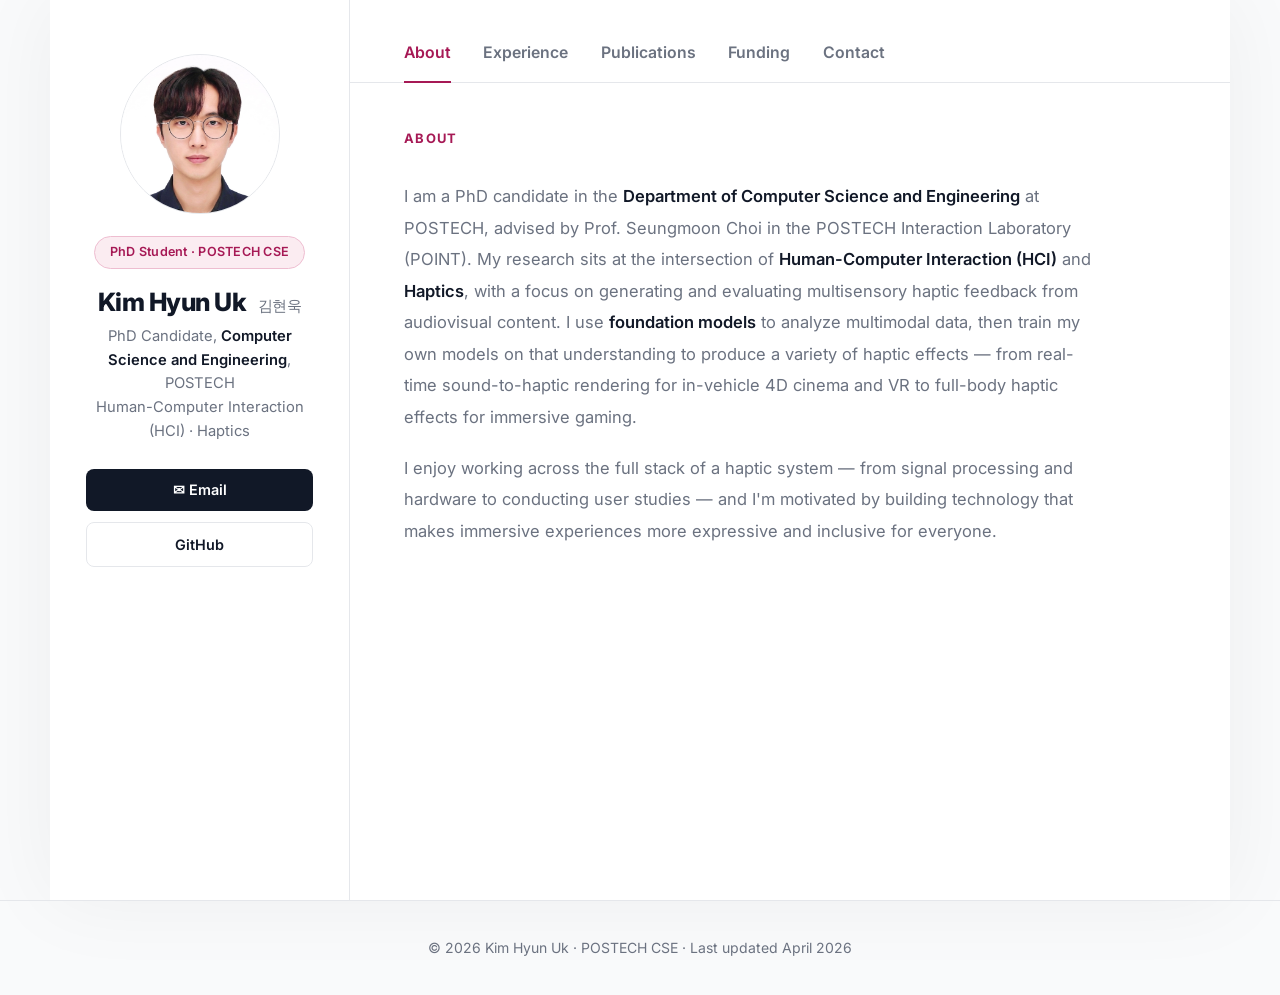
<file: index.html>
<!DOCTYPE html>
<html lang="en">
<head>
  <meta charset="UTF-8" />
  <meta name="viewport" content="width=device-width, initial-scale=1.0" />
  <title>Kim Hyun Uk — POSTECH</title>
  <link rel="preconnect" href="https://fonts.googleapis.com" />
  <link rel="preconnect" href="https://fonts.gstatic.com" crossorigin />
  <link href="https://fonts.googleapis.com/css2?family=Inter:wght@300;400;500;600;700;800&display=swap" rel="stylesheet" />
  <style>
    :root {
      --bg: #ffffff;
      --text: #111827;
      --muted: #6b7280;
      --light: #f9fafb;
      --border: #e5e7eb;
      --accent: #A61955;
      --accent-light: #fbecf1;
      --accent-border: #eebdd0;
    }

    *, *::before, *::after { margin: 0; padding: 0; box-sizing: border-box; }
    html { scroll-behavior: smooth; font-size: 18px; }

    body {
      font-family: 'Inter', -apple-system, BlinkMacSystemFont, sans-serif;
      background: var(--light);
      color: var(--text);
      line-height: 1.6;
      -webkit-font-smoothing: antialiased;
    }

    /* ── LAYOUT ── */
    .layout {
      display: flex; align-items: flex-start;
      max-width: 1180px; margin: 0 auto;
      background: var(--bg);
      min-height: 100vh;
      box-shadow: 0 0 80px rgba(17, 24, 39, 0.05);
    }

    /* ── SIDEBAR ── */
    .sidebar {
      width: 300px; flex-shrink: 0;
      position: sticky; top: 0; height: 100vh; overflow-y: auto;
      padding: 3rem 2rem; box-sizing: border-box;
      border-right: 1px solid var(--border);
      display: flex; flex-direction: column; align-items: center; text-align: center;
    }
    .sidebar-photo {
      width: 160px; height: 160px; border-radius: 50%;
      border: 1px solid var(--border);
      display: flex; align-items: center; justify-content: center;
      overflow: hidden; background: var(--light);
      flex-shrink: 0; margin-bottom: 1.2rem;
    }
    .sidebar-photo img { width: 100%; height: 100%; object-fit: cover; object-position: center top; }
    .photo-placeholder {
      display: none; flex-direction: column; align-items: center; gap: 0.4rem;
      color: #9ca3af; font-size: 0.68rem; padding: 1rem;
    }
    .photo-placeholder svg { opacity: 0.4; }
    .sidebar-tag {
      display: inline-flex; align-items: center; gap: 0.5rem;
      font-size: 0.7rem; font-weight: 600; color: var(--accent);
      background: var(--accent-light);
      border: 1px solid var(--accent-border);
      padding: 0.3rem 0.8rem; border-radius: 999px;
      margin-bottom: 1rem; letter-spacing: 0.02em;
    }
    .sidebar h1 {
      font-size: 1.4rem; font-weight: 800; line-height: 1.25;
      letter-spacing: -0.02em; margin-bottom: 0.4rem; color: var(--text);
    }
    .sidebar h1 .ko {
      font-size: 0.6em; font-weight: 400;
      color: var(--muted); margin-left: 0.4rem;
    }
    .sidebar-role {
      font-size: 0.82rem; color: var(--muted);
      font-weight: 400; margin-bottom: 1.4rem; line-height: 1.6;
    }
    .sidebar-role strong { color: var(--text); font-weight: 600; }
    .sidebar-links { display: flex; flex-direction: column; gap: 0.6rem; width: 100%; margin-bottom: 1.8rem; }
    .sidebar-link {
      display: flex; align-items: center; justify-content: center; gap: 0.4rem;
      font-size: 0.8rem; font-weight: 600; text-decoration: none;
      padding: 0.55rem 1rem; border-radius: 8px; transition: all 0.2s;
    }
    .sidebar-link.primary { background: var(--text); color: #fff; }
    .sidebar-link.primary:hover { background: #1f2937; }
    .sidebar-link.outline { border: 1px solid var(--border); color: var(--text); }
    .sidebar-link.outline:hover { border-color: #9ca3af; }
    /* ── CONTENT / SECTION ── */
    .content { flex: 1; min-width: 0; }
    .content-tabs {
      display: flex; gap: 1.8rem; flex-wrap: wrap;
      padding: 2.2rem 3rem 0;
      border-bottom: 1px solid var(--border);
    }
    .content-tabs a {
      padding: 0 0 0.9rem; white-space: nowrap;
      font-size: 0.88rem; font-weight: 600; color: var(--muted);
      text-decoration: none; border-bottom: 2px solid transparent; margin-bottom: -1px;
      transition: color 0.15s, border-color 0.15s;
    }
    .content-tabs a:hover { color: var(--text); }
    .content-tabs a.active { color: var(--accent); border-bottom-color: var(--accent); }
    .section {
      max-width: 820px; margin: 0;
      padding: 2.5rem 3rem 3.5rem;
    }
    /* ── TAB PANELS ── */
    .tab-panel { display: none; }
    .tab-panel.active {
      display: block;
      animation: panelIn 0.3s ease;
    }
    @keyframes panelIn {
      from { opacity: 0; transform: translateY(10px); }
      to { opacity: 1; transform: translateY(0); }
    }
    .section-label {
      font-size: 0.72rem; font-weight: 700; letter-spacing: 0.1em;
      text-transform: uppercase; color: var(--accent);
      margin-bottom: 1.8rem;
    }

    /* ── ABOUT ── */
    .about-text {
      font-size: 0.92rem; color: var(--muted);
      line-height: 1.9; max-width: 700px;
    }
    .about-text strong { color: var(--text); font-weight: 600; }

    /* ── PUBLICATIONS ── */
    .pub-list { display: flex; flex-direction: column; gap: 1.6rem; }
    .pub-item {
      display: grid; grid-template-columns: 56px 1fr;
      gap: 1.2rem; align-items: start;
    }
    .pub-year { font-size: 0.78rem; font-weight: 700; color: var(--accent); padding-top: 0.2rem; }
    .pub-venue {
      display: inline-block;
      font-size: 0.72rem; font-weight: 700;
      background: var(--accent-light); color: var(--accent);
      padding: 0.15rem 0.55rem; border-radius: 5px;
      margin-bottom: 0.4rem;
    }
    .pub-title { font-size: 0.9rem; font-weight: 600; line-height: 1.45; margin-bottom: 0.3rem; }
    .pub-authors { font-size: 0.8rem; color: var(--muted); margin-bottom: 0.4rem; }
    .pub-authors strong { color: var(--text); font-weight: 600; }
    .pub-links { display: flex; gap: 0.5rem; }
    .pub-link {
      font-size: 0.75rem; font-weight: 500; color: var(--accent);
      text-decoration: none; padding: 0.2rem 0.6rem;
      border: 1px solid var(--accent-border); border-radius: 5px;
      transition: all 0.15s;
    }
    .pub-link:hover { background: var(--accent-light); }
    .pub-note { font-size: 0.78rem; color: var(--muted); font-style: italic; margin-top: 0.5rem; }

    /* ── EXPERIENCE ── */
    .exp-list { display: flex; flex-direction: column; }
    .exp-item {
      display: grid; grid-template-columns: 90px 1fr;
      gap: 1.2rem; padding: 1.3rem 0;
      border-bottom: 1px solid var(--border);
    }
    .exp-item:last-child { border-bottom: none; }
    .exp-period { font-size: 0.75rem; color: var(--muted); line-height: 1.6; padding-top: 0.15rem; }
    .exp-role { font-size: 0.92rem; font-weight: 700; margin-bottom: 0.15rem; }
    .exp-where { font-size: 0.82rem; color: var(--muted); margin-bottom: 0.3rem; }
    .exp-desc { font-size: 0.8rem; color: var(--muted); line-height: 1.65; }

    /* ── CONTACT ── */
    .contact-grid { display: flex; flex-direction: column; gap: 1rem; }
    .contact-item { display: flex; align-items: center; gap: 1.2rem; }
    .contact-label {
      width: 80px; font-size: 0.75rem; font-weight: 600;
      color: var(--muted); text-transform: uppercase; letter-spacing: 0.06em; flex-shrink: 0;
    }
    .contact-value { font-size: 0.9rem; color: var(--text); text-decoration: none; }
    .contact-value:hover { color: var(--accent); }

    /* ── FOOTER ── */
    footer {
      border-top: 1px solid var(--border);
      padding: 2rem; text-align: center;
      font-size: 0.78rem; color: var(--muted);
    }

    /* ── RESPONSIVE ── */
    @media (max-width: 900px) {
      .layout { flex-direction: column; }
      .sidebar {
        width: 100%; height: auto; position: static; overflow: visible;
        padding: 2.2rem 1.5rem; border-right: none; border-bottom: 1px solid var(--border);
      }
      .sidebar-photo { width: 120px; height: 120px; }
      .sidebar-links { flex-direction: row; flex-wrap: wrap; justify-content: center; }
      .sidebar-link { flex: 1 1 auto; }
      .content-tabs {
        gap: 1.2rem; overflow-x: auto; padding: 1.5rem 1.5rem 0;
        -ms-overflow-style: none; scrollbar-width: none;
      }
      .content-tabs::-webkit-scrollbar { display: none; }
      .section { padding: 2rem 1.5rem 3rem; }
      .pub-item { grid-template-columns: 1fr; gap: 0.3rem; }
      .pub-year { display: inline; margin-right: 0.5rem; }
      .exp-item { grid-template-columns: 1fr; gap: 0.3rem; }
    }
  </style>
</head>
<body>

<div class="layout">

<!-- ── SIDEBAR ── -->
<aside class="sidebar">
  <div class="sidebar-photo">
    <img src="IMG/photo.jpg" alt="Kim Hyun Uk"
      onerror="this.style.display='none'; this.parentElement.querySelector('.photo-placeholder').style.display='flex';" />
    <div class="photo-placeholder">
      <svg width="40" height="40" viewBox="0 0 24 24" fill="none" stroke="#9ca3af" stroke-width="1.5">
        <circle cx="12" cy="8" r="4"/><path d="M4 20c0-4 3.6-7 8-7s8 3 8 7"/>
      </svg>
      <span>Photo</span>
    </div>
  </div>
  <div class="sidebar-tag">PhD Student · POSTECH CSE</div>
  <h1>Kim Hyun Uk <span class="ko">김현욱</span></h1>
  <div class="sidebar-role">
    PhD Candidate, <strong>Computer Science and Engineering</strong>, POSTECH<br/>
    Human-Computer Interaction (HCI) · Haptics
  </div>
  <div class="sidebar-links">
    <a href="mailto:vldrjrmtxkdlf@postech.ac.kr" class="sidebar-link primary">✉ Email</a>
    <a href="https://github.com/Hyunuk22" class="sidebar-link outline" target="_blank">GitHub</a>
  </div>
</aside>

<!-- ── CONTENT ── -->
<main class="content">

<nav class="content-tabs">
  <a href="#about" class="active">About</a>
  <a href="#experience">Experience</a>
  <a href="#publications">Publications</a>
  <a href="#funding">Funding</a>
  <a href="#contact">Contact</a>
</nav>

<!-- ── ABOUT (draft — replace with final bio) ── -->
<div class="section tab-panel active" id="about">
  <div class="section-label">About</div>
  <p class="about-text">
    I am a PhD candidate in the <strong>Department of Computer Science and Engineering</strong> at POSTECH,
    advised by Prof. Seungmoon Choi in the POSTECH Interaction Laboratory (POINT). My research sits at the
    intersection of <strong>Human-Computer Interaction (HCI)</strong> and <strong>Haptics</strong>, with a focus
    on generating and evaluating multisensory haptic feedback from audiovisual content. I use
    <strong>foundation models</strong> to analyze multimodal data, then train my own models on that
    understanding to produce a variety of haptic effects — from real-time sound-to-haptic rendering for
    in-vehicle 4D cinema and VR to full-body haptic effects for immersive gaming.
  </p>
  <p class="about-text" style="margin-top: 1.1rem;">
    I enjoy working across the full stack of a haptic system — from signal processing and hardware to
    conducting user studies — and I'm motivated by building technology that makes immersive experiences
    more expressive and inclusive for everyone.
  </p>
</div>

<!-- ── EXPERIENCE ── -->
<div class="section tab-panel" id="experience">
  <div class="section-label">Education</div>
  <div class="exp-list">

    <div class="exp-item">
      <div class="exp-period">2025 –<br/>Present</div>
      <div>
        <div class="exp-role">Ph.D. Student</div>
        <div class="exp-where">Computer Science and Engineering, POSTECH</div>
        <div class="exp-desc">Research in HCI and Haptics</div>
      </div>
    </div>

    <div class="exp-item">
      <div class="exp-period">2023 –<br/>2025</div>
      <div>
        <div class="exp-role">M.S. in Computer Science and Engineering</div>
        <div class="exp-where">Pohang University of Science and Technology (POSTECH)</div>
        <div class="exp-desc">Thesis: Gaze-Driven Semantic Audio Analysis for Multimodal Haptic Cinematic Effects</div>
      </div>
    </div>

    <div class="exp-item">
      <div class="exp-period">– 2023</div>
      <div>
        <div class="exp-role">B.S. in AI Computer Science (심화전공)</div>
        <div class="exp-where">School of Computer Science and Electrical Engineering, Handong Global University</div>
      </div>
    </div>

  </div>
</div>

<!-- ── PUBLICATIONS ── -->
<div class="section tab-panel" id="publications">
  <div class="section-label">Publications</div>
  <div class="pub-list">

    <div class="pub-item">
      <div class="pub-year">2026</div>
      <div>
        <div class="pub-venue">UIST 2026</div>        <div class="pub-title">CineHaptic: Context-Aware Real-Time Audiovisual-to-Haptic Rendering System for In-Vehicle 4D Cinematic Experiences</div>
        <div class="pub-authors">Junwoo Kim, <strong>Hyunuk Kim</strong>, Hyun-Bin Oh, Jeonggoo Kang, Tae-Hyun Oh, Seungmoon Choi</div>
        <div class="pub-note">Acceptance rate 20.1%</div>
      </div>
    </div>

    <div class="pub-item">
      <div class="pub-year">2026</div>
      <div>
        <div class="pub-venue">4th Korea Haptics Conference</div>        <div class="pub-title">진동 피드백 위치가 영화 감상 경험에 미치는 영향: 햅틱 의자와 햅틱 안경 비교</div>
        <div class="pub-authors"><strong>김현욱</strong>, 권두홍, 박현용, 최승문</div>
        <div class="pub-note">Demo · Poster Presentation</div>
      </div>
    </div>

    <div class="pub-item">
      <div class="pub-year">2025</div>
      <div>
        <div class="pub-venue">IEEE World Haptics Conference 2025</div>        <div class="pub-title">Enhancing Body-Penetrating Phantom Sensations Through Multisensory Integration of Sound and Vibration</div>
        <div class="pub-authors"><strong>Hyunuk Kim</strong>, Dajin Lee, Seungmoon Choi</div>
        <div class="pub-note">July 8–11, 2025 · Long Paper</div>
      </div>
    </div>

    <div class="pub-item">
      <div class="pub-year">2025</div>
      <div>
        <div class="pub-venue">IEEE World Haptics Conference 2025</div>        <div class="pub-title">Body-Penetrating Tactile Phantom Sensations Enhanced by Sound</div>
        <div class="pub-authors"><strong>Hyunuk Kim</strong>, Dajin Lee, Seungmoon Choi</div>
        <div class="pub-note">pp. 870, July 8–11, 2025 · Hands-on Demonstration</div>
        <div class="pub-links">
          <a class="pub-link" href="https://ieeexplore.ieee.org/abstract/document/11123325" target="_blank">IEEE</a>
        </div>
      </div>
    </div>

    <div class="pub-item">
      <div class="pub-year">2024</div>
      <div>
        <div class="pub-venue">2nd Korea Haptics Conference</div>        <div class="pub-title">Generating Real-Time, Semantic, Sound-based, Full-Body Haptic Effects for Virtual Reality First-Person Shooter Games</div>
        <div class="pub-authors">Gyeore Yun, <strong>Hyunuk Kim</strong>, Seungmoon Choi</div>
        <div class="pub-note">Demo · Poster Presentation</div>
      </div>
    </div>

    <div class="pub-item">
      <div class="pub-year">2023</div>
      <div>
        <div class="pub-venue">Korea Software Congress (KSC) 2023 · 한국소프트웨어종합학술대회</div>        <div class="pub-title">Deep Learning-based Road Image Recognition in APACHE5 NPU SoC Environment</div>
        <div class="pub-authors">Seonghwa Han, <strong>Hyunuk Kim</strong>, Gihyeon Na, Injung Kim</div>
        <div class="pub-links">
          <a class="pub-link" href="#">PDF</a>
        </div>
      </div>
    </div>

  </div>
</div>

<!-- ── FUNDING ── -->
<div class="section tab-panel" id="funding">
  <div class="section-label">Participation in Funded Research Projects</div>
  <div class="exp-list">

    <div class="exp-item">
      <div class="exp-period">2026.09 –<br/>2029.09</div>
      <div>
        <div class="exp-role">Context-Aware Hybrid Haptic Effect Generation from Audiovisual Sources Through Multimodal Learning</div>
        <div class="exp-where">다중모달 학습 기반 시청각 자료에 대한 맥락 인지 복합 햅틱 효과 생성</div>
        <div class="exp-desc">Core Research Grant-Challenge, National Research Foundation of Korea (NRF)</div>
      </div>
    </div>

    <div class="exp-item">
      <div class="exp-period">2024.09 –<br/>2025.09</div>
      <div>
        <div class="exp-role">Visual/Audio Based Real-Time Haptic Effects Generation For Cinematic Effect Enhancement</div>
        <div class="exp-where">시네마틱 효과 개선을 위한 소리-영상 기반 실시간 햅틱 효과 생성 연구</div>
        <div class="exp-desc">₩12,000,000 · 1-Year Research Grant</div>
        <div class="exp-desc" style="color: var(--accent); font-weight: 600; margin-top: 0.3rem;">개인 연구자로서 국가(한국연구재단)로부터 독자적으로 수주한 과제 · Independently awarded by the National Research Foundation of Korea (NRF)</div>
      </div>
    </div>

    <div class="exp-item">
      <div class="exp-period">2024.06 –<br/>2025.06</div>
      <div>
        <div class="exp-role">Vibration Seat-Based Haptic Feedback Algorithm for Enhancing In-Vehicle Video Content Immersion</div>
        <div class="exp-where">현대자동차 산학과제 · 차량내 영상컨텐츠 몰입감 향상을 위한 진동 시트 기반 햅틱 피드백 알고리즘 개발</div>
      </div>
    </div>

    <div class="exp-item">
      <div class="exp-period">2024.02 –<br/>2026.02</div>
      <div>
        <div class="exp-role">Semantic Sound-to-Haptic Automatic Conversion: Metaverse, Full-Body Haptic Effects, and Accessibility</div>
        <div class="exp-where">Mid-Career Researcher Program, National Research Foundation of Korea (NRF)</div>
      </div>
    </div>

  </div>
</div>

<!-- ── CONTACT ── -->
<div class="section tab-panel" id="contact">
  <div class="section-label">Contact</div>
  <div class="contact-grid">
    <div class="contact-item">
      <span class="contact-label">Email</span>
      <a class="contact-value" href="mailto:vldrjrmtxkdlf@postech.ac.kr">vldrjrmtxkdlf@postech.ac.kr</a>
    </div>
    <div class="contact-item">
      <span class="contact-label">Office</span>
      <span class="contact-value">연구실 위치, POSTECH, Pohang 37673, Korea</span>
    </div>
  </div>
</div>

</main>
</div>

<footer>
  <p>© 2026 Kim Hyun Uk · POSTECH CSE · Last updated April 2026</p>
</footer>

<script>
  // ── Click-to-switch tabs (no more long scrolling) ──
  const panels = document.querySelectorAll('.tab-panel');
  const navLinks = document.querySelectorAll('.content-tabs a');

  function showTab(id) {
    let matched = false;
    panels.forEach(p => {
      const isMatch = p.id === id;
      p.classList.toggle('active', isMatch);
      if (isMatch) matched = true;
    });
    if (!matched) return;
    navLinks.forEach(l => l.classList.toggle('active', l.getAttribute('href') === '#' + id));
    window.scrollTo({ top: 0, behavior: 'smooth' });
    history.replaceState(null, '', '#' + id);
  }

  document.querySelectorAll('a[href^="#"]').forEach(link => {
    const id = link.getAttribute('href').slice(1);
    if (id && document.getElementById(id)?.classList.contains('tab-panel')) {
      link.addEventListener('click', (e) => {
        e.preventDefault();
        showTab(id);
      });
    }
  });

  if (location.hash) showTab(location.hash.slice(1));
</script>

</body>
</html>
</file>
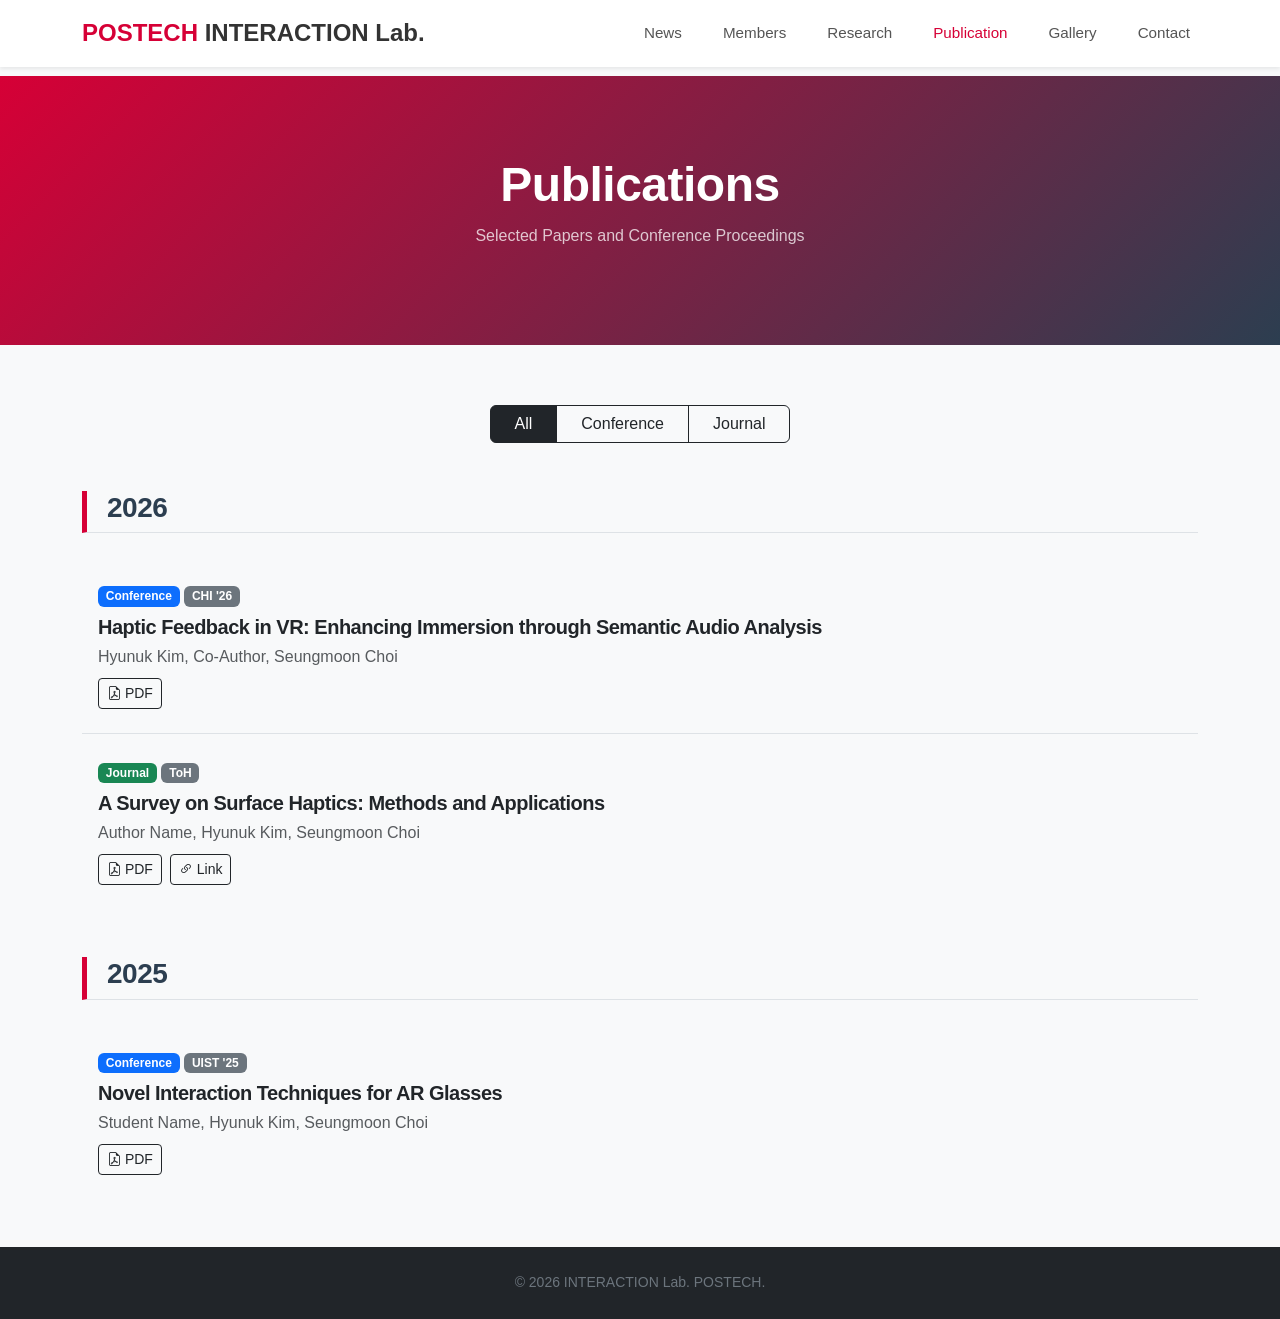
<file: publication.html>
<!DOCTYPE html>
<html lang="ko">
<head>
    <meta charset="UTF-8">
    <meta name="viewport" content="width=device-width, initial-scale=1.0">
    <title>Publications - INTERACTION Lab</title>
    <link href="https://cdn.jsdelivr.net/npm/bootstrap@5.3.0/dist/css/bootstrap.min.css" rel="stylesheet">
    <link rel="stylesheet" href="https://cdn.jsdelivr.net/npm/bootstrap-icons@1.11.0/font/bootstrap-icons.css">
    <link rel="stylesheet" href="style.css">
</head>
<body>
    <nav class="navbar navbar-expand-lg fixed-top navbar-light bg-white shadow-sm">
        <div class="container">
            <a class="navbar-brand fw-bold" href="index.html" style="color: #d60036; font-size: 1.5rem;">POSTECH <span style="color: #333;">INTERACTION Lab.</span></a>
            <button class="navbar-toggler" type="button" data-bs-toggle="collapse" data-bs-target="#navbarNav">
                <span class="navbar-toggler-icon"></span>
            </button>
            <div class="collapse navbar-collapse justify-content-end" id="navbarNav">
                <ul class="navbar-nav fw-medium">
                    <li class="nav-item"><a class="nav-link" href="news.html">News</a></li>
                    <li class="nav-item"><a class="nav-link" href="members.html">Members</a></li>
                    <li class="nav-item"><a class="nav-link" href="research.html">Research</a></li>
                    <li class="nav-item"><a class="nav-link active" href="publication.html">Publication</a></li>
                    <li class="nav-item"><a class="nav-link" href="gallery.html">Gallery</a></li>
                    <li class="nav-item"><a class="nav-link" href="contact.html">Contact</a></li>
                </ul>
            </div>
        </div>
    </nav>

    <header class="page-header">
        <div class="container">
            <h1>Publications</h1>
            <p class="opacity-75">Selected Papers and Conference Proceedings</p>
        </div>
    </header>

    <section class="container pb-5">
        
        <div class="d-flex justify-content-center mb-5">
            <div class="btn-group" role="group" aria-label="Publication Filter">
                <button type="button" class="btn btn-outline-dark active filter-btn px-4" data-filter="all">All</button>
                <button type="button" class="btn btn-outline-dark filter-btn px-4" data-filter="conference">Conference</button>
                <button type="button" class="btn btn-outline-dark filter-btn px-4" data-filter="journal">Journal</button>
            </div>
        </div>

        <h3 class="section-title border-bottom pb-2 mb-4">2026</h3>
        <ul class="list-group list-group-flush mb-5">
            
            <li class="list-group-item py-4 bg-transparent pub-item conference">
                <span class="badge bg-primary mb-2">Conference</span> <span class="badge bg-secondary mb-2">CHI '26</span>
                <h5 class="fw-bold mb-1">Haptic Feedback in VR: Enhancing Immersion through Semantic Audio Analysis</h5>
                <p class="text-muted mb-2">Hyunuk Kim, Co-Author, Seungmoon Choi</p>
                <div class="d-flex gap-2">
                    <a href="#" class="btn btn-sm btn-outline-dark"><i class="bi bi-file-earmark-pdf"></i> PDF</a>
                </div>
            </li>

            <li class="list-group-item py-4 bg-transparent pub-item journal">
                <span class="badge bg-success mb-2">Journal</span> <span class="badge bg-secondary mb-2">ToH</span>
                <h5 class="fw-bold mb-1">A Survey on Surface Haptics: Methods and Applications</h5>
                <p class="text-muted mb-2">Author Name, Hyunuk Kim, Seungmoon Choi</p>
                <div class="d-flex gap-2">
                    <a href="#" class="btn btn-sm btn-outline-dark"><i class="bi bi-file-earmark-pdf"></i> PDF</a>
                    <a href="#" class="btn btn-sm btn-outline-dark"><i class="bi bi-link-45deg"></i> Link</a>
                </div>
            </li>
        </ul>

        <h3 class="section-title border-bottom pb-2 mb-4">2025</h3>
        <ul class="list-group list-group-flush">
             <li class="list-group-item py-4 bg-transparent pub-item conference">
                <span class="badge bg-primary mb-2">Conference</span> <span class="badge bg-secondary mb-2">UIST '25</span>
                <h5 class="fw-bold mb-1">Novel Interaction Techniques for AR Glasses</h5>
                <p class="text-muted mb-2">Student Name, Hyunuk Kim, Seungmoon Choi</p>
                 <div class="d-flex gap-2">
                    <a href="#" class="btn btn-sm btn-outline-dark"><i class="bi bi-file-earmark-pdf"></i> PDF</a>
                </div>
            </li>
        </ul>

    </section>

    <footer class="py-4 bg-dark text-secondary text-center mt-auto">
        <div class="container"><p class="mb-0 fw-light small">&copy; 2026 INTERACTION Lab. POSTECH.</p></div>
    </footer>
    
    <script src="https://cdn.jsdelivr.net/npm/bootstrap@5.3.0/dist/js/bootstrap.bundle.min.js"></script>
    
    <script>
        document.addEventListener("DOMContentLoaded", function() {
            const filterBtns = document.querySelectorAll('.filter-btn');
            const items = document.querySelectorAll('.pub-item');

            filterBtns.forEach(btn => {
                btn.addEventListener('click', () => {
                    // 버튼 활성화 스타일 변경
                    filterBtns.forEach(b => b.classList.remove('active'));
                    btn.classList.add('active');

                    const filterValue = btn.getAttribute('data-filter');

                    items.forEach(item => {
                        if (filterValue === 'all') {
                            item.classList.remove('d-none');
                        } else {
                            if (item.classList.contains(filterValue)) {
                                item.classList.remove('d-none');
                            } else {
                                item.classList.add('d-none');
                            }
                        }
                    });
                });
            });
        });
    </script>
</body>
</html>
</file>
<file: style.css>
/* style.css */

/* 1. 기본 설정 & 폰트 */
body {
    font-family: 'Roboto', sans-serif;
    color: #333;
    line-height: 1.7;
    padding-top: 76px; /* 네비게이션바 높이만큼 확보 */
    background-color: #f8f9fa; /* 전체 배경색을 약간 밝은 회색으로 */
}

h1, h2, h3, h4, h5, h6 { font-weight: 700; letter-spacing: -0.5px; }

/* 2. 네비게이션 바 Custom */
.navbar .nav-link {
    color: #555 !important;
    margin-left: 25px;
    font-size: 0.95rem;
    transition: all 0.3s ease;
}
.navbar .nav-link:hover, .navbar .nav-link.active {
    color: #d60036 !important; /* POSTECH Red 포인트 */
}

/* 3. 메인 Swiper 슬라이드 스타일 (핵심) */
.main-slider-section { overflow: hidden; }

.swiper-slide {
    width: 85%; /* 모바일 기준 너비 */
    height: 400px; /* 모바일 기준 높이 */
    border-radius: 20px;
    overflow: hidden;
    box-shadow: 0 15px 35px rgba(0,0,0,0.1);
    transition: all 0.4s ease;
    opacity: 0.5; /* 비활성 슬라이드 투명도 */
    transform: scale(0.9); /* 비활성 슬라이드 크기 축소 */
}

/* PC 화면 크기에서의 슬라이드 크기 */
@media (min-width: 992px) {
    .swiper-slide { height: 600px; width: 70%; }
}

/* 활성화된(가운데) 슬라이드 스타일 */
.swiper-slide-active {
    opacity: 1;
    transform: scale(1);
    z-index: 10;
    box-shadow: 0 20px 50px rgba(0,0,0,0.2); /* 그림자 더 진하게 */
}

.swiper-slide img {
    width: 100%; height: 100%; object-fit: cover;
}

/* Swiper 네비게이션 버튼 Custom */
.swiper-button-next, .swiper-button-prev {
    color: #333;
    background: rgba(255,255,255,0.9);
    width: 60px; height: 60px;
    border-radius: 50%;
    box-shadow: 0 5px 15px rgba(0,0,0,0.1);
    transition: all 0.3s;
}
.swiper-button-next:hover, .swiper-button-prev:hover { background: #fff; transform: scale(1.1); }
.swiper-button-next::after, .swiper-button-prev::after { font-size: 1.8rem; font-weight: bold; }
.swiper-pagination-bullet { width: 10px; height: 10px; background: #ccc; opacity: 1; }
.swiper-pagination-bullet-active { background: #d60036; width: 25px; border-radius: 5px; transition: all 0.3s; }

/* 4. 뉴스 카드 호버 효과 */
.news-card-hover { transition: transform 0.3s, box-shadow 0.3s; }
.news-card-hover:hover {
    transform: translateY(-10px);
    box-shadow: 0 20px 40px rgba(0,0,0,0.15) !important;
}

/* 5. 서브 페이지 공통 헤더 스타일 */
.page-header {
    background: linear-gradient(135deg, #d60036, #2c3e50); /* POSTECH Red & Dark Blue 그라데이션 */
    color: white; padding: 80px 0; margin-bottom: 60px; text-align: center;
}
.page-header h1 { font-size: 3rem; }

/* style.css 맨 아래 추가 */

/* 마그네틱 효과를 받을 버튼들의 기본 속성 */
.magnetic-item {
    display: inline-block;
    transition: transform 0.2s cubic-bezier(0.25, 0.46, 0.45, 0.94); /* 물리적인 탄성 느낌 */
    will-change: transform; /* 성능 최적화 */
}

/* (선택사항) 마우스 커서를 따라다니는 원형 포인트 추가 */
.cursor-follower {
    position: fixed;
    width: 20px;
    height: 20px;
    border: 2px solid rgba(214, 0, 54, 0.5); /* POSTECH Red 반투명 */
    border-radius: 50%;
    pointer-events: none; /* 클릭 방해 안 함 */
    transform: translate(-50%, -50%);
    z-index: 9999;
    transition: width 0.3s, height 0.3s, background-color 0.3s;
    mix-blend-mode: multiply; /* 배경과 섞이는 효과 */
}

/* 버튼 위에 올라갔을 때 커서가 커짐 */
.cursor-follower.active {
    width: 50px;
    height: 50px;
    background-color: rgba(214, 0, 54, 0.1);
    border-color: transparent;
}
.section-title { border-left: 5px solid #d60036; padding-left: 20px; margin-bottom: 40px; color: #2c3e50; }
</file>
